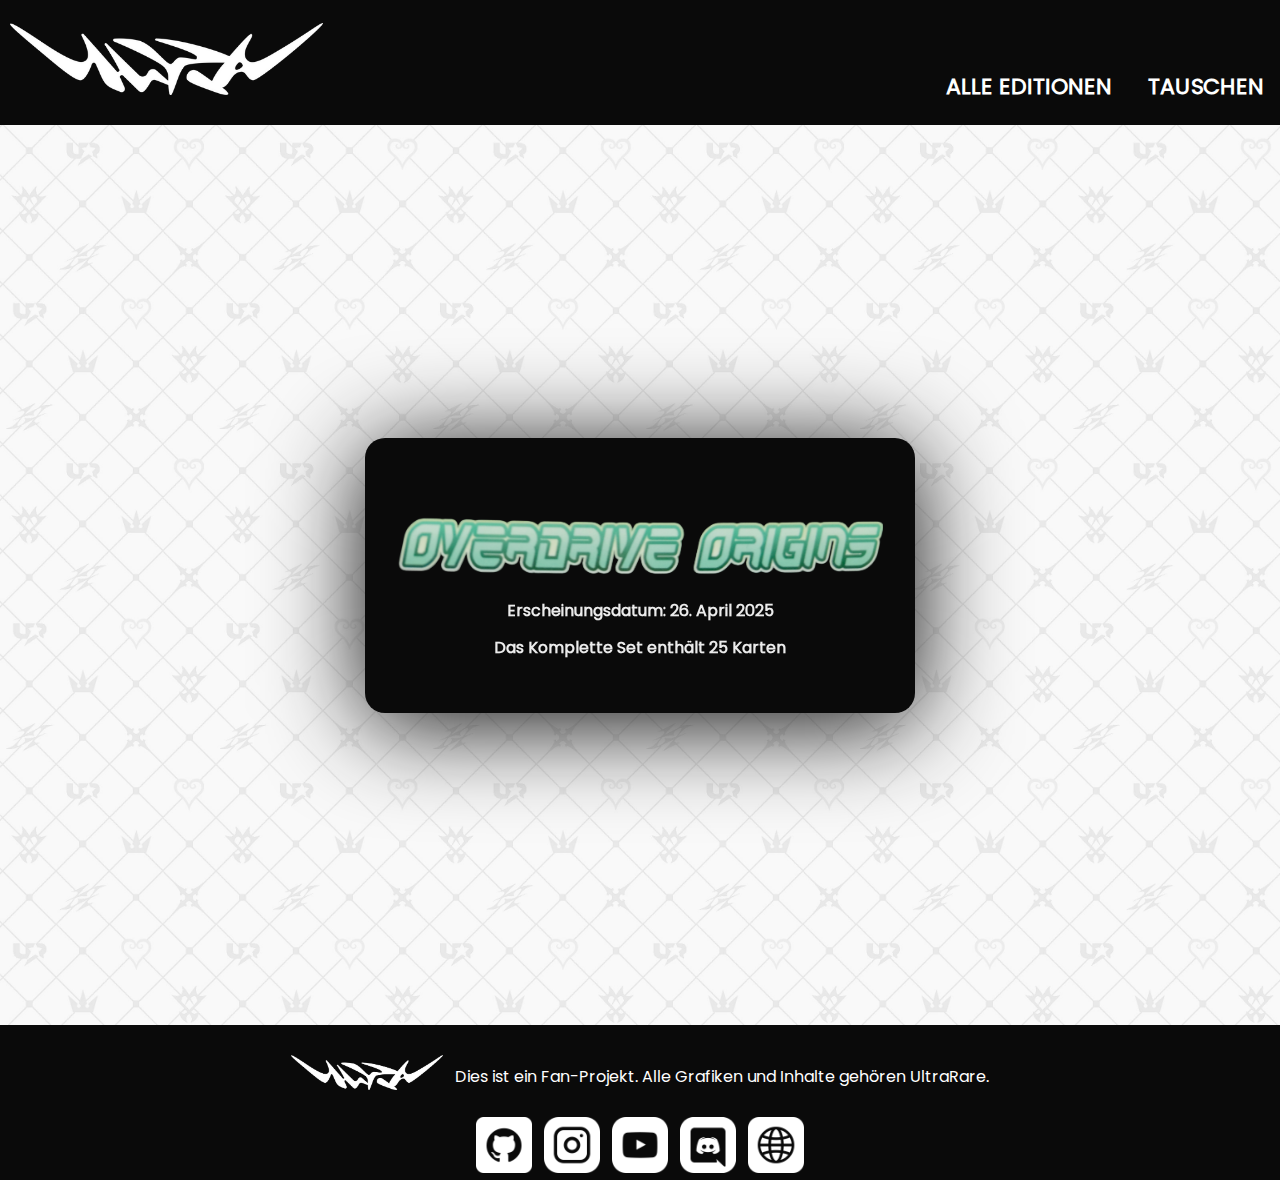
<file: index.html>
<!DOCTYPE html>
<html lang="de">

<head>
    <meta charset="UTF-8">
    <meta name="viewport" content="width=device-width, initial-scale=1.0">
    <title>☆Limit Breakers TCG☆</title>
    <link rel="icon" type="image/x-icon" href="./assets/img/sparkle.png">

    <link rel="stylesheet" href="./assets/styles/basicStyles.css">
    <link rel="stylesheet" href="./assets/styles/header.css">
    <link rel="stylesheet" href="./assets/styles/footer.css">
    <link rel="stylesheet" href="./assets/styles/main.css">

    <link rel="stylesheet" href="./assets/styles/fonts.css">
    <link rel="stylesheet" href="./assets/styles/scrollbar.css">
    <link rel="stylesheet" href="./assets/styles/mediaQueries.css">

</head>

<body>
    <header id="home">
        <div class="header-left">
            <a href="index.html">
                <img src="./assets/img/logoBig.png" alt="logo">
            </a>
        </div>
        <div class="header-right">
            <a href="index.html">
                <p>ALLE EDITIONEN</p>
            </a>

            <a href="https://discord.gg/ultrarare" target="_blank">
                <p>TAUSCHEN</p>
            </a>
        </div>
    </header>
    <main>
        <div class="main-container">
            <a href="OverdriveOrigins.html">
                <div class="card-editions">
                    <img class="card-editions-logo" src="./assets/edition/overdriveOrigins/OverdriveOrigins.png" alt="overdrive origins">
                    <span>Erscheinungsdatum: 26. April 2025</span>
                    <span>Das Komplette Set enthält 25 Karten</span>
                </div>
            </a>
        </div>

    </main>
    <footer>
        <div class="footer-left">
            <a href="#home">
                <img src="./assets/img/logoBig.png" alt="logo">
            </a>
            <span>Dies ist ein Fan-Projekt. Alle Grafiken und Inhalte gehören UltraRare.</span>
        </div>
        <div class="footer-right">
            <a href="https://www.github.com/chriko3" target="_blank">
                <img src="./assets/icons/github.png" alt="github">
            </a>
            <a href="https://www.instagram.com/ultrarareonline/" target="_blank">
                <img src="./assets/icons/instagram.png" alt="instagram">
            </a>
            <a href="https://www.youtube.com/channel/UCSm_ocs7tXSb5El9OuUr-n" target="_blank">
                <img src="./assets/icons/youtube.png" alt="youtube">
            </a>
            <a href="https://discord.gg/ultrarare" target="_blank">
                <img src="./assets/icons/discord.png" alt="discord">
            </a>

            <a href="https://ultrarare.store/" target="_blank">
                <img src="./assets/icons/web.png" alt="online shop">
            </a>
        </div>
    </footer>
</body>

</html>
</file>
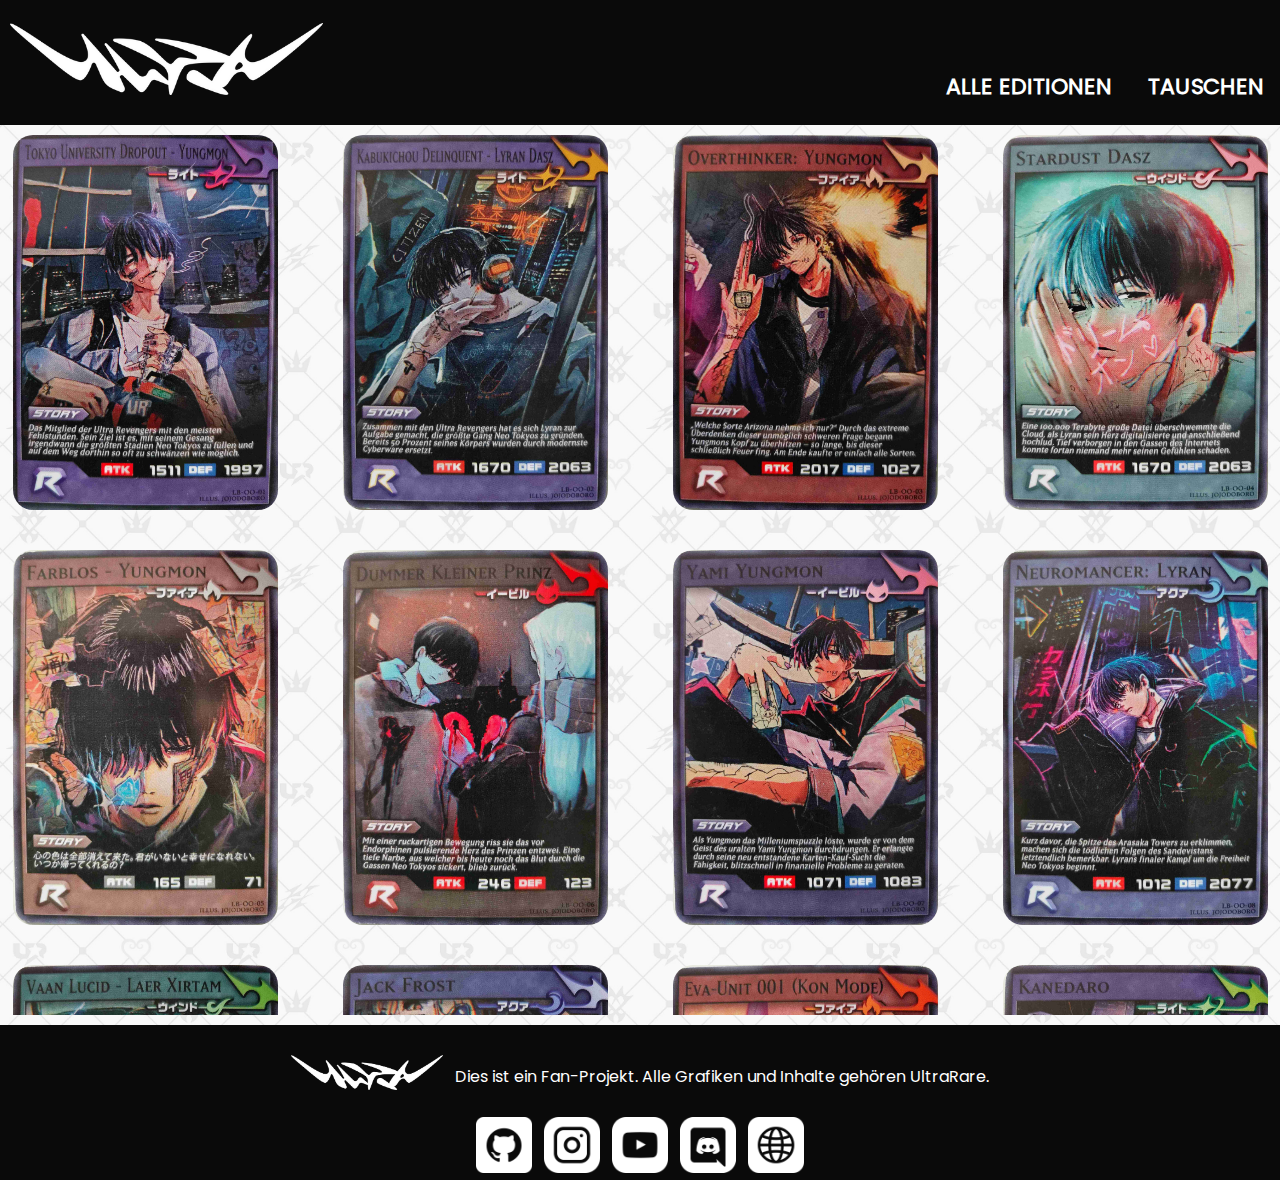
<file: OverdriveOrigins.html>
<!DOCTYPE html>
<html lang="de">

<head>
    <meta charset="UTF-8">
    <meta name="viewport" content="width=device-width, initial-scale=1.0">
    <title>☆Overdrive Origins☆</title>
    <link rel="icon" type="image/x-icon" href="./assets/img/sparkle.png">

    <link rel="stylesheet" href="./assets/styles/basicStyles.css">
    <link rel="stylesheet" href="./assets/styles/header.css">
    <link rel="stylesheet" href="./assets/styles/footer.css">
    <link rel="stylesheet" href="./assets/styles/main.css">

    <link rel="stylesheet" href="./assets/styles/fonts.css">
    <link rel="stylesheet" href="./assets/styles/scrollbar.css">
    <link rel="stylesheet" href="./assets/styles/mediaQueries.css">

    <script src="./assets/scripts/basicScripts.js"></script>
</head>

<body onload="renderCards()">
    <header id="home">
        <div class="header-left">
            <a href="index.html">
                <img src="./assets/img/logoBig.png" alt="logo">
            </a>
        </div>
        <div class="header-right">
            <a href="index.html">
                <p>ALLE EDITIONEN</p>
            </a>

            <a href="https://discord.gg/ultrarare" target="_blank">
                <p>TAUSCHEN</p>
            </a>
        </div>
    </header>

    <main>
        <div class="main-container-left" id="mainCardContainer">

        </div>

        <div class="main-container-right display-none" id="mainCardContainerBig">
        </div>
    </main>

    <footer>
        <div class="footer-left">
            <a href="#home">
                <img src="./assets/img/logoBig.png" alt="logo">
            </a>
            <span>Dies ist ein Fan-Projekt. Alle Grafiken und Inhalte gehören UltraRare.</span>
        </div>
        <div class="footer-right">
            <a href="https://www.github.com/chriko3" target="_blank">
                <img src="./assets/icons/github.png" alt="github">
            </a>
            <a href="https://www.instagram.com/ultrarareonline/" target="_blank">
                <img src="./assets/icons/instagram.png" alt="instagram">
            </a>
            <a href="https://www.youtube.com/channel/UCSm_ocs7tXSb5El9OuUr-n" target="_blank">
                <img src="./assets/icons/youtube.png" alt="youtube">
            </a>
            <a href="https://discord.gg/ultrarare" target="_blank">
                <img src="./assets/icons/discord.png" alt="discord">
            </a>

            <a href="https://ultrarare.store/" target="_blank">
                <img src="./assets/icons/web.png" alt="online shop">
            </a>
        </div>
    </footer>

</body>

</html>
</file>
<file: assets/styles/basicStyles.css>
html {
     scroll-behavior: smooth;
 }

 body {
     margin: 0;
     color: white;
     font-family: 'Poppins', sans-serif;
     background-color: rgb(10, 10, 10);
 }

 .card-container {
     height: 375px;
     width: 265px;

     display: flex;
     align-items: center;
     justify-content: center;
     flex-direction: column;

     perspective: 1000px
 }

 .card-container img {
     height: 100%;
     width: 100%;
     border-radius: 20px;

     transition: transform 0.4s ease, box-shadow 0.4s ease;
     transform-style: preserve-3d
 }

 .card-container:hover img {
     transform: rotateY(10deg) rotateX(5deg);
     box-shadow: 0 20px 30px rgba(10, 10, 10, 0.6);
     cursor: pointer;
 }

 a {
     text-decoration: none;
     color: white;
 }

 .display-none {
     display: none !important;
 }

 .card-editions {
     height: 275px;
     width: 550px;
     background-color: rgb(10, 10, 10);
     border-radius: 20px;
     display: flex;
     align-items: center;
     justify-content: center;
     flex-direction: column;

     font-size: 16px !important;
     gap: 12px !important;
     font-weight: 700 !important;
     color: rgb(235, 235, 235) !important;

     filter: drop-shadow(0px 10px 50px rgb(10, 10, 10));
     transition: transform 0.4s ease, box-shadow 0.4s ease;
 }

 .card-editions:hover {
     transform: scale(1.1);
 }

 .card-editions-logo {
     height: 75px;
     margin-top: 20px;
 }
</file>
<file: assets/styles/header.css>
header {
    width: 100%;
    height: 125px;
    background-color: rgb(10, 10, 10);
    display: flex;
    align-items: center;
    justify-content: space-between;
}

.header-left img {
    margin: 10px;
    height: 72px;
}

.header-right {
    margin-right: 16px;
    display: flex;
    align-items: center;
    align-self: flex-end;
    gap: 36px;

    font-size: 22px;
    font-weight: 700;
}

.header-right p:hover {
    cursor: pointer;
    filter: drop-shadow(1px 1px 1px white);
}
</file>
<file: assets/styles/footer.css>
footer {
    width: 100%;
    height: 100px;
    background-color: rgb(10, 10, 10);
    display: flex;
    align-items: center;
    justify-content: space-between;
    margin-top: 20px;
    flex-direction: column;
}

.footer-left {
    margin: 10px;
    display: flex;
    align-items: center;
    gap: 12px;
}

.footer-left img {
    height: 35px;
}

.footer-right {
    margin: 10px;
    display: flex;
    gap: 12px;
}

.footer-right img {
    height: 56px;
}

.footer-right img:hover {
    cursor: pointer;
}
</file>
<file: assets/styles/main.css>
main {
    height: 100vh;
    display: flex;
    background-image: url('../img/greysky.jpeg');
    background-size: cover;
    background-position: center;
    background-repeat: no-repeat;
}

.main-container {
    width: 100%;
    display: flex;
    justify-content: center;
    align-items: center;
}

.main-container-left {
    margin: 10px 0px;
    flex: 1;
    max-height: 100vh;
    display: flex;
    align-items: center;
    flex-wrap: wrap;
    justify-content: space-around;
    gap: 40px;

    overflow-y: auto;
    padding-bottom: 130px;
}

.main-container-right {    
    width: 35%;
    display: flex;
    justify-content: center;
    align-items: center;
    flex-direction: column;
}

.main-card-big {
    height: 515px;
    width: 425px;
    background-color: rgb(235, 235, 235);
    border-radius: 20px;

    color: rgb(10, 10, 10);
    font-weight: 700;
    font-size: 20px;

    filter: drop-shadow(0px 10px 50px rgb(10, 10, 10));
}

.main-card-big-img {
    display: flex;
    justify-content: center;
    margin-top: -170px;
}

.main-card-big-img img {
    height: 375px;
    width: 265px;
    border-radius: 20px;
}

.main-card-big-name {
    display: flex;
    justify-content: center;
    text-align: center;
    margin-top: 20px;
    margin-left: 20px;
    margin-right: 20px;
    font-size: 24px !important;
}

.main-card-big-facts {
    margin-top: 20px;
    display: flex;
    align-items: center;
    gap: 20px
}

.rare-level {
    background-color: rgba(77, 18, 91, 0.554);
    padding: 10px;
    border-radius: 10px;
    color: white
}

.atk-and-def {
    display: flex;
    align-items: center;
    gap: 20px
}

.atk {
    background-color: rgb(212, 43, 43);
    padding: 10px;
    border-radius: 10px;
    color: white
}

.def {
    background-color: rgb(42, 119, 227);
    padding: 10px;
    border-radius: 10px;
    color: white;
}

.main-card-big-story {
    justify-content: center;
    text-align: center;
    margin: 20px 20px;
    font-weight: 400;
    font-size: 16px !important;
}
</file>
<file: assets/styles/fonts.css>
@font-face {
    font-family: 'Poppins';
    src: url('../fonts/Poppins-Regular.ttf') format('truetype');
    font-weight: normal;
    font-style: normal;
}
</file>
<file: assets/styles/scrollbar.css>
body {
  --sb-track-color: transparent;
  --sb-thumb-color: #0a0a0a;
  --sb-size: 14px;
}

body::-webkit-scrollbar {
  width: var(--sb-size);
}

body::-webkit-scrollbar-track {
  background: var(--sb-track-color);
  border-radius: 3px;
}

body::-webkit-scrollbar-thumb {
  background: var(--sb-thumb-color);
  border-radius: 3px;
}

@supports not selector(::-webkit-scrollbar) {
  body {
    scrollbar-color: var(--sb-thumb-color) var(--sb-track-color);
  }
}
</file>
<file: assets/styles/mediaQueries.css>
@media (max-width: 1530px) {
  .main-container-right{
    width: 100%;
  }
}

@media (max-width: 668px) {
  .header-right{
    font-size: 16px;
    flex-direction: row;
    gap: 10px;
  }

  .header-left img{
    height: 40px;
  }

  .main-container-right{
    scale: 80%
  }

  .main-container{
    scale: 65%;
  }
}

@media (max-height: 830px) {
  .main-container-right{
    scale: 80%
  }
}
</file>
